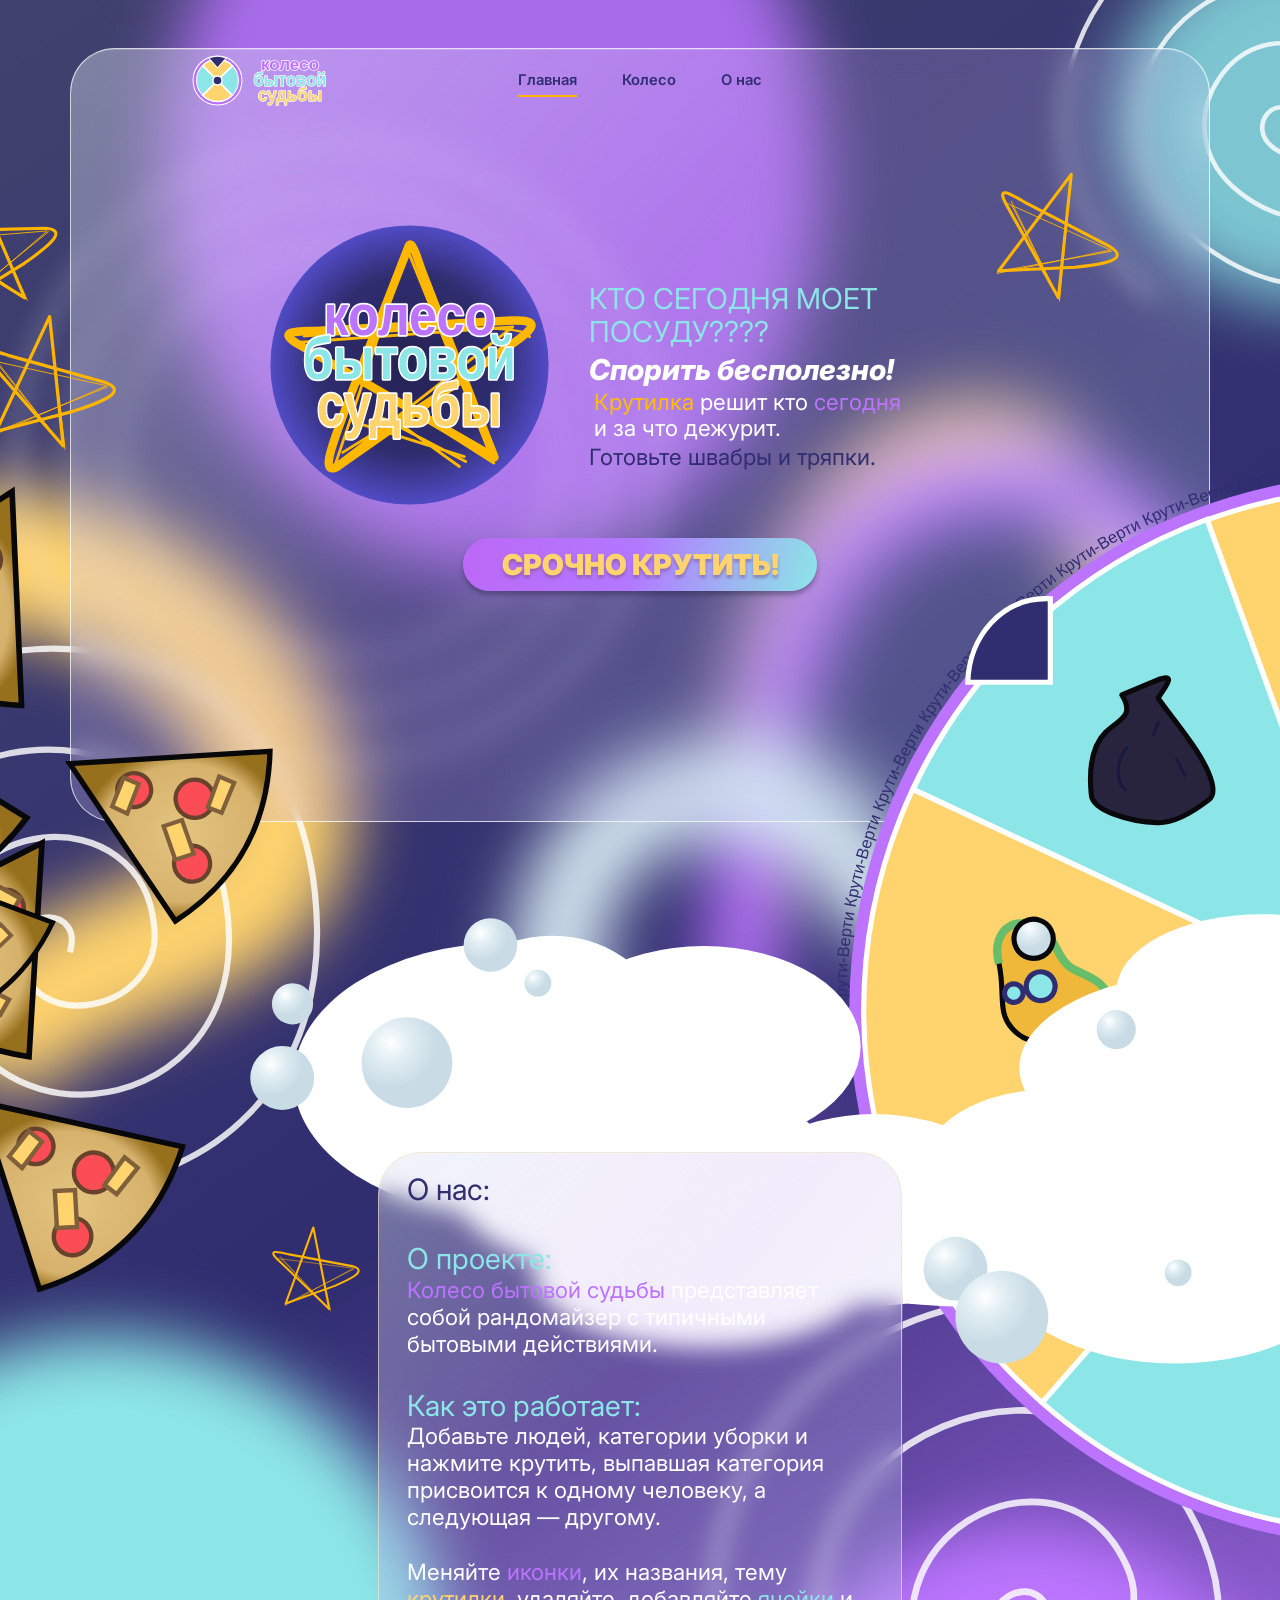
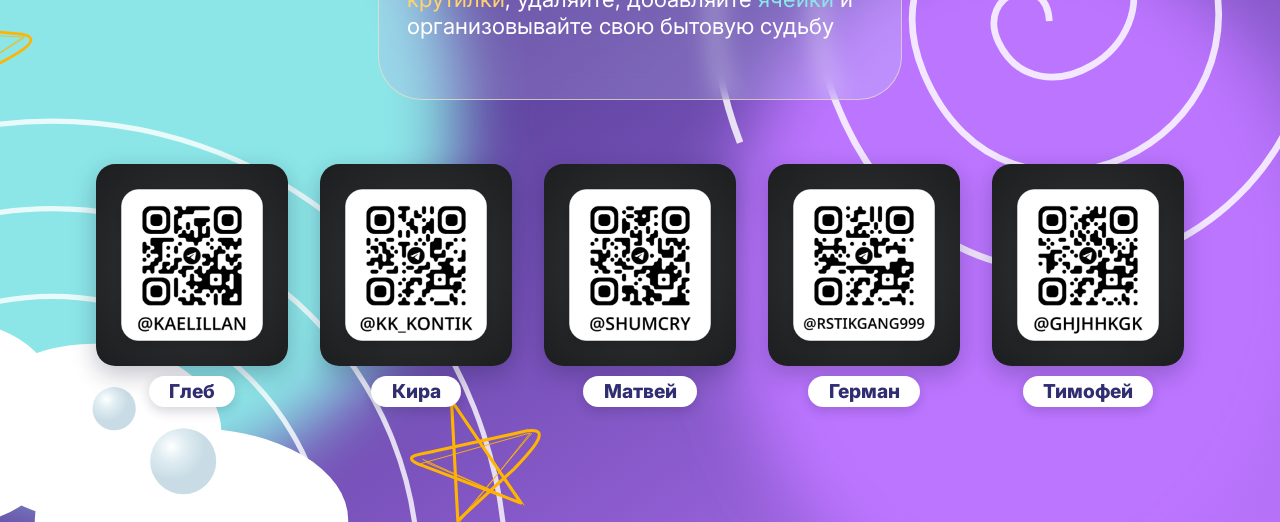
<file: index.html>
<!doctype html>
<html lang="ru">
  <head>
    <meta charset="UTF-8" />
    <meta name="viewport" content="width=device-width, initial-scale=1.0" />
    <meta name="theme-color" content="#302d70" />
    <link rel="preconnect" href="https://fonts.googleapis.com" />
    <link rel="preconnect" href="https://fonts.gstatic.com" crossorigin />
    <link href="https://fonts.googleapis.com/css2?family=Inter:ital,wght@0,400;0,500;0,600;0,800;0,900;1,800&display=swap&subset=cyrillic" rel="stylesheet" />
    <link rel="stylesheet" href="MainPage.css" />
    <link rel="icon" href="assets/wheel.svg" type="image/svg+xml" />
    <script src="MainPage.js" defer></script>
    <title>Колесо бытовой судьбы</title>
  </head>
  <body>
    <div class="page" id="home">
      <img class="page-art" src="assets/scene.svg" alt="" aria-hidden="true" />
      <img class="page-decor" src="assets/decor.svg" alt="" aria-hidden="true" />

      <header class="header global-header">
        <a class="brand" href="#home" aria-label="Главная">
          <img class="brand-wheel" src="assets/wheel.svg" alt="" width="58" height="58" />
          <img class="brand-name" src="assets/wordmark.svg" alt="Колесо бытовой судьбы" width="92" height="58" />
        </a>
        <nav class="navigation">
          <a class="nav-link main-link is-active" href="#home">Главная</a>
          <button class="nav-link" type="button" data-open-wheel>Колесо</button>
          <a class="nav-link main-link" href="#about">О нас</a>
        </nav>
      </header>

      <main id="main">
        <section class="hero">
          <div class="hero-panel glass">
            <div class="hero-content">
              <img class="hero-logo" src="assets/logo.svg" alt="Колесо бытовой судьбы" width="360" height="360" />
              <div class="hero-copy">
                <h1 id="hero-title">Кто сегодня моет<br />посуду????</h1>
                <p class="hero-subtitle">Спорить бесполезно!</p>
                <p class="hero-description"><span class="yellow">Крутилка</span> решит кто <span class="purple">сегодня</span><br class="desktop-break" /> и за что дежурит.</p>
                <p class="hero-outro">Готовьте швабры и тряпки.</p>
              </div>
            </div>
            <button class="spin-cta" type="button" data-open-wheel>Срочно крутить!</button>
          </div>
        </section>

        <section class="about" id="about">
          <article class="about-panel glass">
            <h2>О нас:</h2>
            <div class="about-block">
              <h3>О проекте:</h3>
              <p><span class="purple">Колесо бытовой судьбы</span> представляет собой рандомайзер с типичными бытовыми действиями.</p>
            </div>
            <div class="about-block">
              <h3>Как это работает:</h3>
              <p>Добавьте людей, категории уборки и нажмите крутить, выпавшая категория присвоится к одному человеку, а следующая — другому.</p>
            </div>
            <p class="about-ending">Меняйте <span class="purple">иконки</span>, их названия, тему <span class="yellow">крутилки</span>, удаляйте, добавляйте <span class="aqua">ячейки</span> и организовывайте свою бытовую судьбу</p>
          </article>
        </section>

        <section class="team-row" id="team" aria-label="Команда">
          <a class="person" href="https://t.me/kaelillan" target="_blank" rel="noopener">
            <img class="person-qr" src="assets/qr/gleb.png" alt="QR-код Telegram: Глеб" decoding="async" />
            <span class="person-name">Глеб</span>
          </a>
          <a class="person" href="https://t.me/kk_kontik" target="_blank" rel="noopener">
            <img class="person-qr" src="assets/qr/kira.png" alt="QR-код Telegram: Кира" decoding="async" />
            <span class="person-name">Кира</span>
          </a>
          <a class="person" href="https://t.me/shumcry" target="_blank" rel="noopener">
            <img class="person-qr" src="assets/qr/matvey.png" alt="QR-код Telegram: Матвей" decoding="async" />
            <span class="person-name">Матвей</span>
          </a>
          <a class="person" href="https://t.me/rstikgang999" target="_blank" rel="noopener">
            <img class="person-qr" src="assets/qr/german.png" alt="QR-код Telegram: Герман" decoding="async" />
            <span class="person-name">Герман</span>
          </a>
          <a class="person" href="https://t.me/ghjhhkgk" target="_blank" rel="noopener">
            <img class="person-qr" src="assets/qr/timofey.png" alt="QR-код Telegram: Тимофей" decoding="async" />
            <span class="person-name">Тимофей</span>
          </a>
        </section>
      </main>

      <section id="wheel-page" class="wheel-page hidden">
        <svg class="wheel-sprite" aria-hidden="true">
          <symbol id="scribble-star" viewBox="0 0 100 100">
            <g fill="none" stroke="currentColor" stroke-linecap="round" stroke-linejoin="round">
              <polygon stroke-width="4" points="50,6 61,38 95,38 68,58 78,92 50,72 22,92 32,58 5,38 39,38" />
              <polygon stroke-width="2" transform="rotate(9 50 52)" points="50,2 62,37 98,37 69,59 80,95 50,74 20,95 31,59 2,37 38,37" />
            </g>
          </symbol>
        </svg>
        <svg class="wheel-star s1" aria-hidden="true"><use href="#scribble-star" /></svg>
        <svg class="wheel-star s2" aria-hidden="true"><use href="#scribble-star" /></svg>
        <svg class="wheel-star s3" aria-hidden="true"><use href="#scribble-star" /></svg>

        <aside class="panel participants-panel">
          <div class="panel-header">
            <h3>Людишки:</h3>
            <div class="panel-actions">
              <button id="add-participant-btn" class="round-btn" type="button" aria-label="Добавить человека">
                <svg viewBox="0 0 24 24" fill="currentColor" aria-hidden="true"><path d="M11 5h2v6h6v2h-6v6h-2v-6H5v-2h6z" /></svg>
              </button>
              <button id="clear-participants-btn" class="round-btn" type="button" aria-label="Удалить всех">
                <svg viewBox="0 0 24 24" fill="currentColor" aria-hidden="true"><path d="M9 3h6l1 2h4v2H4V5h4l1-2zM6 9h12l-1 12H7L6 9z" /></svg>
              </button>
            </div>
          </div>
          <ul id="participants-list" class="item-list"></ul>
          <div class="panel-footer">
            <span id="participants-count" class="count">0/8</span>
          </div>
        </aside>

        <div class="wheel-container">
          <div class="interactive-wheel-wrap">
            <div class="wheel-pointer"></div>
            <div class="interactive-wheel" id="main-wheel"></div>
            <div class="wheel-hub">
              <svg aria-hidden="true"><use href="#scribble-star" /></svg>
            </div>
          </div>
          <p id="wheel-result-text" class="wheel-result">Кому достанется следующее дело?</p>
          <button id="spin-button" class="spin-cta" type="button">Крутить</button>
        </div>

        <aside class="panel chores-panel">
          <div class="panel-header">
            <h3>Тема колеса:</h3>
            <input type="text" id="wheel-theme" class="theme-input" value="Бебебебе" maxlength="24" aria-label="Тема колеса" />
          </div>
          <ul id="chores-list" class="item-list"></ul>
          <div class="panel-footer chores-footer">
            <button id="add-chore-btn" class="add-text-btn" type="button">
              <span class="round-btn" aria-hidden="true">
                <svg viewBox="0 0 24 24" fill="currentColor"><path d="M11 5h2v6h6v2h-6v6h-2v-6H5v-2h6z" /></svg>
              </span>
              Добавить ячейку
            </button>
            <span id="chores-count" class="count">0/12</span>
          </div>
        </aside>
      </section>

      <div class="bottom-glass" aria-hidden="true"></div>
    </div>
  </body>
</html>
</file>
<file: MainPage.css>
:root {
  color-scheme: dark;
  --navy: #302d70;
  --navy-deep: #26256a;
  --aqua: #8ce6e7;
  --purple: #bc74ff;
  --yellow: #ffd36d;
  --orange: #ffb400;
  --row: #6567dc;
  --dx: 0px;
  --dy: 0px;
  --rot: 0deg;
  font-family: 'Inter', Arial, Helvetica, sans-serif;
  color: #fff;
  background: var(--navy);
  font-synthesis: none;
}

* { box-sizing: border-box; }
html { scroll-behavior: smooth; scroll-padding-top: 32px; }
body { margin: 0; min-width: 320px; }
button, input, textarea { font: inherit; }
button, a, input, textarea { -webkit-tap-highlight-color: transparent; }
button, a { touch-action: manipulation; }
button { cursor: pointer; }
a { color: inherit; }
button:focus-visible, a:focus-visible, input:focus-visible, textarea:focus-visible { outline: 3px solid var(--yellow); outline-offset: 4px; }
button:disabled { cursor: wait; }
.yellow { color: var(--yellow); }
.purple { color: var(--purple); }
.aqua { color: var(--aqua); }
.hidden { display: none !important; }


.page { position: relative; display: flow-root; isolation: isolate; min-height: 143vw; overflow: clip; background: #302d70; }
.page-art { position: absolute; inset: 0; z-index: -1; width: 100%; height: 100%; object-fit: cover; object-position: center top; pointer-events: none; }
.page-decor { position: absolute; inset: 0; z-index: 1; width: 100%; height: 100%; object-fit: cover; object-position: center top; pointer-events: none; }
.glass { border: 1px solid #ffffffba; background: linear-gradient(130deg, #dce3f169, #c6a6ef38 45%, #c5f4f438); box-shadow: inset 0 1px 0 #ffffff36; backdrop-filter: blur(12px); -webkit-backdrop-filter: blur(12px); }


.global-header {
  position: absolute;
  z-index: 100;
  top: 4.3vw;
  left: 5.5vw;
  right: 5.5vw;
  display: grid;
  grid-template-columns: 1fr auto 1fr;
  align-items: center;
  padding: 0 9.5vw;
}
.brand { display: flex; align-items: center; justify-self: start; gap: .5vw; text-decoration: none; }
.brand-wheel { width: 4vw; height: 4vw; }
.brand-name { width: 6.3vw; height: 4vw; }
.navigation { display: flex; align-items: center; justify-self: center; gap: 3.5vw; }
.nav-link {
  display: inline-block;
  padding: .5vw 0;
  border: 0;
  border-bottom: 2px solid transparent;
  background: transparent;
  color: var(--navy);
  text-decoration: none;
  font-size: clamp(14px, 1.15vw, 24px);
  font-weight: 600;
  white-space: nowrap;
  transition: color .2s, border-color .2s;
}
.nav-link:hover { color: #fff; }
.nav-link.is-active { color: var(--navy); border-bottom-color: var(--orange); }


.hero { position: relative; min-height: 88vw; padding: 3.75vw 5.5vw 0; }
.hero-panel { min-height: 60.5vw; border-radius: 3.5vw; }
.hero-content { position: relative; z-index: 2; display: grid; grid-template-columns: 22vw 1fr; align-items: center; gap: 3vw; width: 58vw; margin: 13.7vw auto 0; }
.hero-logo { display: block; width: 22vw; height: 22vw; }
.hero-copy { padding-top: 1.8vw; }
.hero-copy h1 { margin: 0 0 .35vw; color: var(--aqua); font-size: 2.25vw; font-weight: 400; line-height: 1.16; text-transform: uppercase; }
.hero-subtitle { margin: 0; font-size: 2.25vw; font-style: italic; font-weight: 800; line-height: 1.2; white-space: nowrap; }
.hero-description { margin: .1vw 0 0; padding-left: .4vw; text-align: left; font-size: 1.75vw; line-height: 1.18; }
.hero-description .yellow { color: #ffbd00; }
.hero-outro { margin: .2vw 0 0; color: var(--navy); font-size: 1.75vw; line-height: 1.2; white-space: nowrap; }
.spin-cta { position: relative; z-index: 2; display: block; width: max-content; max-width: 100%; margin: 2.5vw auto 0; padding: .85vw 3vw; border: 0; border-radius: 100px; background: linear-gradient(105deg, #bb6af7 5%, #b278ff 48%, #8ce6e7); box-shadow: 0 4px 5px #25234468; color: var(--yellow); font-size: 2.25vw; font-weight: 900; line-height: 1.1; text-transform: uppercase; text-shadow: 0 3px 3px #7b56848c; transition: transform .2s, box-shadow .2s; }
.spin-cta:hover { transform: translateY(-3px); box-shadow: 0 8px 16px #25234468; }
.spin-cta:active { transform: translateY(1px); }
.spin-cta:disabled { opacity: .75; transform: none; }

.about { position: relative; display: grid; grid-template-columns: 41vw; justify-content: center; width: 91.5vw; margin: 2vw auto 5vw; }
.about-panel { position: relative; z-index: 2; padding: 1.5vw 2.25vw 4.6vw; border-color: #ede4caaf; border-radius: 3.4vw; }
.about-panel h2 { margin: 0 0 2.8vw; color: var(--navy); font-size: 2.3vw; font-weight: 400; line-height: 1.2; }
.about-panel h3 { margin: 0; color: var(--aqua); font-size: 2.25vw; font-weight: 400; line-height: 1.1; }
.about-panel p { margin: .15vw 0 0; font-size: 1.75vw; line-height: 1.2; }
.about-block + .about-block { margin-top: 2.5vw; }
.about-panel .about-ending { margin-top: 2.25vw; }
.team-row { position: relative; z-index: 2; display: flex; justify-content: center; align-items: flex-start; gap: 2.5vw; width: 91.5vw; margin: 0 auto 9vw; }
.person { display: flex; flex-direction: column; align-items: center; gap: .8vw; width: 15vw; color: var(--navy); text-decoration: none; transition: transform .2s; }
.person:hover { transform: translateY(-6px) rotate(-1deg); }
.person-qr { display: block; width: 100%; height: auto; border-radius: 1.5vw; box-shadow: 0 8px 24px #18163b45; }
.person-name { padding: .3vw 1.6vw; border-radius: 999px; background: #fff; box-shadow: 0 4px 12px #18163b30; font-size: 1.5vw; font-weight: 800; line-height: 1.2; }

.bottom-glass { display: none; }


body.wheel-active { overflow: hidden; }

body.wheel-active .page { min-height: 100vh; height: 100vh; }

.wheel-page {
  --u: clamp(11px, 1.05vw, 21px);
  --top-space: 9.75vw;
  --wheel-size: min(34vw, calc(100vh - var(--top-space) - 190px));
  position: relative;
  z-index: 2;
  height: 100vh;
  display: grid;
  grid-template-columns: minmax(250px, 22vw) 1fr minmax(270px, 24vw);
  gap: 1.5vw;
  align-items: center;
  padding: var(--top-space) 7.5vw 4vh;
}


.wheel-page::before {
  content: "";
  position: absolute;
  z-index: -1;
  top: 3.75vw;
  right: 5.5vw;
  bottom: 5vh;
  left: 5.5vw;
  border: 1px solid #ffffffa0;
  border-radius: 3.5vw;
  background: linear-gradient(130deg, #dce3f169, #c6a6ef38 45%, #c5f4f438);
  box-shadow: inset 0 1px 0 #ffffff36;
  backdrop-filter: blur(12px);
  -webkit-backdrop-filter: blur(12px);
}

.wheel-sprite { position: absolute; width: 0; height: 0; overflow: hidden; }
.wheel-star { display: none; position: absolute; z-index: 1; width: 8vw; height: 8vw; pointer-events: none; color: var(--orange); }
.wheel-star.s1 { top: 12vh; left: 28vw; transform: rotate(-12deg); }
.wheel-star.s2 { top: 11vh; right: 27vw; width: 7vw; height: 7vw; transform: rotate(14deg); }
.wheel-star.s3 { bottom: 9vh; left: 30vw; width: 8.5vw; height: 8.5vw; transform: rotate(8deg); }


.panel {
  position: relative;
  z-index: 2;
  display: flex;
  flex-direction: column;
  align-self: start;
  width: 100%;
  min-height: 0;
  max-height: calc(100vh - var(--top-space) - 5vh);
  padding: calc(var(--u) * 1.1);
  border: 1px solid #ffffff8c;
  border-radius: calc(var(--u) * 2);
  background: linear-gradient(150deg, #ffffff42, #bc74ff33 45%, #302d706b);
  box-shadow: 0 12px 40px #25234459, inset 0 1px 0 #ffffff73;
  backdrop-filter: blur(18px) saturate(1.25);
  -webkit-backdrop-filter: blur(18px) saturate(1.25);
}

.panel-header {
  display: flex;
  align-items: center;
  justify-content: space-between;
  gap: calc(var(--u) * .8);
  margin: 0 0 calc(var(--u) * 1);
  padding: 0 calc(var(--u) * .3) calc(var(--u) * .9);
  border-bottom: 1px solid #ffffff4d;
}
.panel-header h3 {
  margin: 0;
  font-size: calc(var(--u) * 1.5);
  font-weight: 800;
  white-space: nowrap;
  background: linear-gradient(90deg, #fff, var(--aqua));
  -webkit-background-clip: text;
  background-clip: text;
  color: transparent;
}
.panel-actions { display: flex; gap: calc(var(--u) * .6); }

.theme-input {
  flex: 1;
  min-width: 0;
  padding: calc(var(--u) * .35) calc(var(--u) * .9);
  border: 1px solid #ffffff59;
  border-radius: 999px;
  background: #ffffff26;
  color: #fff;
  font-size: calc(var(--u) * 1.2);
  font-weight: 600;
  text-align: center;
}
.theme-input:focus { outline: none; border-color: var(--aqua); background: #ffffff38; }


.round-btn {
  display: grid;
  place-items: center;
  flex-shrink: 0;
  width: calc(var(--u) * 2.1);
  height: calc(var(--u) * 2.1);
  padding: 0;
  border: 0;
  border-radius: 50%;
  background: linear-gradient(135deg, #bb6af7, #8ce6e7);
  box-shadow: 0 3px 8px #25234452;
  color: #fff;
  transition: transform .15s, filter .2s;
}
.round-btn svg { width: 54%; height: 54%; }
.round-btn:hover { transform: scale(1.1) rotate(-4deg); filter: brightness(1.1); }
.list-item .round-btn { width: calc(var(--u) * 1.8); height: calc(var(--u) * 1.8); background: #ffffff2e; box-shadow: none; }
.list-item .round-btn:hover { background: #ffffff59; }


.item-list { flex: 1 1 auto; min-height: 0; margin: 0; padding: 4px 4px 4px 0; list-style: none; overflow-y: auto; scrollbar-width: thin; scrollbar-color: #ffffff59 transparent; }
.list-item {
  --accent: var(--purple);
  position: relative;
  display: flex;
  align-items: center;
  gap: calc(var(--u) * .65);
  margin-bottom: calc(var(--u) * .6);
  padding: calc(var(--u) * .3) calc(var(--u) * .6) calc(var(--u) * .3) calc(var(--u) * .35);
  border: 1px solid #ffffff59;
  border-radius: 999px;
  background: #ffffff2b;
  transition: transform .25s, background .2s, box-shadow .3s, border-color .3s;
}
.list-item:hover { background: #ffffff42; transform: translateX(2px); }

.row-icon { display: grid; place-items: center; flex-shrink: 0; width: calc(var(--u) * 2.2); height: calc(var(--u) * 2.2); border-radius: 50%; background: #ffffffd9; font-size: calc(var(--u) * 1.3); line-height: 1; }
.row-icon.is-person { background: var(--accent); box-shadow: 0 2px 8px #25234440; }
.row-icon svg { width: 82%; height: 82%; }

.list-item input {
  flex: 1;
  min-width: 0;
  padding: 2px 0;
  border: 0;
  border-bottom: 1px solid transparent;
  background: transparent;
  color: #fff;
  font-size: calc(var(--u) * 1.15);
  font-weight: 500;
  text-overflow: ellipsis;
}
.list-item input::placeholder { color: #ffffff8c; }
.list-item input:hover { border-bottom-color: #ffffff59; }
.list-item input:focus { outline: none; border-bottom-color: var(--aqua); }


.row-badge { display: none; place-items: center; flex-shrink: 0; min-width: calc(var(--u) * 2); height: calc(var(--u) * 2); border-radius: 50%; background: #fff; font-size: calc(var(--u) * 1.15); line-height: 1; }


.list-item.is-picked {
  border-color: var(--accent);
  background: #ffffff4d;
  box-shadow: 0 0 0 2px var(--accent), 0 0 24px var(--accent);
  transform: translateX(6px);
  animation: pick-pulse 1.3s ease-in-out infinite;
}
.list-item.is-picked .row-icon { animation: icon-bounce 1s ease-in-out infinite; }
.list-item.is-picked .row-badge { display: grid; animation: badge-pop .45s cubic-bezier(.2, 1.7, .4, 1); }
.list-item.is-rolling .row-badge { animation: dice-wobble .5s ease-in-out infinite; }


.panel-footer { display: flex; align-items: center; justify-content: space-between; margin-top: calc(var(--u) * .5); color: #fff; }
.participants-panel .panel-footer { justify-content: center; }
.count { padding: calc(var(--u) * .2) calc(var(--u) * .9); border-radius: 999px; background: #ffffff2e; font-size: calc(var(--u) * 1.2); font-weight: 700; }
.count.is-full { background: #ff5a5a4d; color: #ffd0d0; }
.chores-footer { gap: calc(var(--u) * .8); }
.add-text-btn {
  display: flex;
  flex: 1;
  align-items: center;
  gap: calc(var(--u) * .7);
  padding: calc(var(--u) * .35) calc(var(--u) * 1.1) calc(var(--u) * .35) calc(var(--u) * .4);
  border: 0;
  border-radius: 999px;
  background: linear-gradient(105deg, #bb6af7 5%, #b278ff 48%, #8ce6e7);
  box-shadow: 0 4px 10px #25234452;
  color: #fff;
  font-size: calc(var(--u) * 1.15);
  font-weight: 700;
  text-align: left;
  text-shadow: 0 1px 3px #7b568480;
  transition: transform .2s, filter .2s;
}
.add-text-btn:hover { transform: translateY(-2px); filter: brightness(1.08); }
.add-text-btn .round-btn { background: #ffffff4d; box-shadow: none; }


.wheel-container { display: flex; flex-direction: column; align-items: center; justify-content: center; align-self: center; z-index: 2; }
.interactive-wheel-wrap { position: relative; width: var(--wheel-size); height: var(--wheel-size); margin: 0 auto calc(var(--u) * 1.4); }


.interactive-wheel-wrap::before {
  content: "";
  position: absolute;
  z-index: -1;
  inset: -7%;
  border-radius: 50%;
  background: radial-gradient(circle, #ffd36d73, #bc74ff40 55%, transparent 72%);
  animation: breathe 4s ease-in-out infinite;
}
.interactive-wheel-wrap::after {
  content: "";
  position: absolute;
  z-index: -1;
  inset: -3%;
  border-radius: 50%;
  background: conic-gradient(#8ce6e7, #bc74ff, #ffd36d, #8ce6e7);
  filter: blur(16px);
  opacity: 0;
  transition: opacity .4s;
  animation: ring-spin 2s linear infinite;
}
.interactive-wheel-wrap.is-spinning::after { opacity: .9; }

.interactive-wheel {
  position: absolute;
  inset: 0;
  overflow: hidden;
  border: max(6px, calc(var(--wheel-size) * .02)) solid #b877f4;
  border-radius: 50%;
  background: conic-gradient(var(--aqua) 0deg 60deg, var(--yellow) 60deg 120deg, var(--aqua) 120deg 180deg, var(--yellow) 180deg 240deg, var(--aqua) 240deg 300deg, var(--yellow) 300deg);
  box-shadow: 0 0 0 2px #ffffffd0, 0 10px 40px #18153760;
  transition: transform 3.2s cubic-bezier(.15, .65, .12, 1);
}
.wheel-divider { position: absolute; top: 0; left: 50%; width: 3px; height: 50%; margin-left: -1.5px; background: #fff; transform-origin: 50% 100%; }
.wheel-glow { position: absolute; inset: 0; border-radius: 50%; pointer-events: none; animation: sector-pulse 1s ease-in-out infinite; }
.wheel-label {
  position: absolute;
  z-index: 1;
  top: 50%;
  left: 50%;
  display: grid;
  place-items: center;
  width: calc(var(--wheel-size) * .14);
  height: calc(var(--wheel-size) * .14);
  margin: calc(var(--wheel-size) * -.07) 0 0 calc(var(--wheel-size) * -.07);
  font-size: calc(var(--wheel-size) * .095);
  line-height: 1;
  filter: drop-shadow(0 2px 3px #00000050);
}
.wheel-label.is-small { font-size: calc(var(--wheel-size) * .07); }
.wheel-label.is-winner { z-index: 2; filter: drop-shadow(0 0 10px #fff) drop-shadow(0 2px 4px #00000060); animation: label-pop .9s ease-out forwards; }

.wheel-pointer {
  position: absolute;
  z-index: 3;
  top: calc(var(--wheel-size) * -.035);
  left: 50%;
  width: calc(var(--wheel-size) * .12);
  height: calc(var(--wheel-size) * .1);
  background: linear-gradient(180deg, #ffe08a, #ffb400);
  clip-path: polygon(0 0, 100% 0, 50% 100%);
  transform: translateX(-50%);
  transform-origin: 50% 15%;
}
.wheel-pointer.tick { animation: tick .14s ease-out; }

.wheel-hub {
  position: absolute;
  z-index: 2;
  top: 50%;
  left: 50%;
  display: grid;
  place-items: center;
  width: calc(var(--wheel-size) * .17);
  height: calc(var(--wheel-size) * .17);
  border: max(3px, calc(var(--wheel-size) * .008)) solid #fff;
  border-radius: 50%;
  background: radial-gradient(circle at 30% 30%, #5a4fc0, var(--navy-deep));
  box-shadow: 0 4px 14px #25234470;
  color: var(--orange);
  transform: translate(-50%, -50%);
}
.wheel-hub svg { width: 72%; height: 72%; animation: ring-spin 12s linear infinite; }
.is-spinning .wheel-hub svg { animation-duration: .7s; }


.wheel-result {
  --accent: #fff;
  display: flex;
  align-items: center;
  justify-content: center;
  gap: calc(var(--u) * .8);
  min-height: calc(var(--u) * 3.6);
  margin: 0 0 calc(var(--u) * .7);
  padding: calc(var(--u) * .4) calc(var(--u) * 1.4);
  border: 1px solid transparent;
  border-radius: 999px;
  color: var(--aqua);
  font-size: clamp(16px, 1.5vw, 30px);
  line-height: 1.25;
  text-align: center;
  transition: background .3s, border-color .3s, box-shadow .3s;
}
.wheel-result.is-rolling, .wheel-result.is-result {
  background: #ffffff38;
  border-color: var(--accent);
  box-shadow: 0 0 26px var(--accent);
  color: #fff;
  backdrop-filter: blur(10px);
  -webkit-backdrop-filter: blur(10px);
}
.wheel-result.is-result { animation: result-pop .55s cubic-bezier(.2, 1.6, .4, 1); }
.wheel-result b { font-weight: 800; }
.wheel-result .task-icon { margin: 0 .15em; }
.winner-avatar { display: grid; place-items: center; flex-shrink: 0; width: calc(var(--u) * 2.8); height: calc(var(--u) * 2.8); border-radius: 50%; background: var(--accent); box-shadow: 0 2px 10px #25234459; }
.winner-avatar svg { width: 82%; height: 82%; }
.is-rolling .winner-avatar { animation: icon-bounce .7s ease-in-out infinite; }

.wheel-container .spin-cta { margin: 0; font-size: clamp(22px, 2.25vw, 44px); }


.confetti { position: absolute; z-index: 5; top: 50%; left: 50%; width: calc(var(--wheel-size) * .03); height: calc(var(--wheel-size) * .018); border-radius: 2px; pointer-events: none; animation: confetti 1.2s cubic-bezier(.1, .7, .3, 1) forwards; }


@keyframes breathe { 0%, 100% { opacity: .55; transform: scale(.97); } 50% { opacity: 1; transform: scale(1.04); } }
@keyframes ring-spin { to { transform: rotate(360deg); } }
@keyframes tick { 0% { transform: translateX(-50%) rotate(0); } 40% { transform: translateX(-50%) rotate(-24deg); } 100% { transform: translateX(-50%) rotate(0); } }
@keyframes sector-pulse { 0%, 100% { opacity: .35; } 50% { opacity: 1; } }
@keyframes label-pop { 0% { scale: 1; } 35% { scale: 1.6; } 60% { scale: 1.2; } 100% { scale: 1.35; } }
@keyframes result-pop { 0% { transform: scale(.7); opacity: 0; } 100% { transform: scale(1); opacity: 1; } }
@keyframes pick-pulse { 0%, 100% { box-shadow: 0 0 0 2px var(--accent), 0 0 14px var(--accent); } 50% { box-shadow: 0 0 0 3px var(--accent), 0 0 30px var(--accent); } }
@keyframes icon-bounce { 0%, 100% { transform: translateY(0); } 50% { transform: translateY(-3px) scale(1.06); } }
@keyframes badge-pop { 0% { transform: scale(0) rotate(-90deg); } 100% { transform: scale(1) rotate(0); } }
@keyframes dice-wobble { 0%, 100% { transform: rotate(-14deg); } 50% { transform: rotate(14deg); } }
@keyframes confetti { 0% { opacity: 1; transform: translate(-50%, -50%) rotate(0); } 100% { opacity: 0; transform: translate(calc(-50% + var(--dx)), calc(-50% + var(--dy))) rotate(var(--rot)); } }


@media (min-width: 1800px) {
  .glass, .wheel-page::before { backdrop-filter: blur(22px); -webkit-backdrop-filter: blur(22px); }
}

@media (max-width: 900px) {
  html { scroll-padding-top: 20px; }
  .page { min-height: 100vh; background: radial-gradient(ellipse at 15% 12%, #b16ff0 0, transparent 30%), radial-gradient(ellipse at 100% 43%, #ffd36d99 0, transparent 30%), radial-gradient(ellipse at 0 78%, #8ce6e7 0, transparent 40%), #302d70; }
  .page-art, .page-decor { height: 100%; opacity: .65; object-fit: cover; object-position: 47% top; }

  .global-header { top: 38px; left: 16px; right: 16px; display: flex; flex-direction: column; gap: 12px; padding: 0; }
  .brand { gap: 5px; }
  .brand-wheel { width: 48px; height: 48px; }
  .brand-name { width: 80px; height: 52px; }
  .navigation { justify-content: center; gap: 34px; }
  .nav-link { padding: 6px 0; font-size: 16px; }

  .hero { min-height: auto; padding: 20px 16px 150px; }
  .hero-panel { min-height: auto; padding: 18px 20px 50px; border-radius: 32px; }
  .hero-content { grid-template-columns: 1fr; gap: 24px; width: 100%; margin: 118px auto 0; text-align: center; }
  .hero-logo { width: min(62vw, 290px); height: auto; margin: 0 auto; }
  .hero-copy { padding: 0; }
  .hero-copy h1 { margin-bottom: 10px; font-size: clamp(24px, 5.8vw, 37px); line-height: 1.15; }
  .hero-subtitle { font-size: clamp(21px, 5.3vw, 33px); white-space: normal; }
  .hero-description { margin-top: 8px; padding: 0; text-align: center; font-size: clamp(18px, 4.7vw, 27px); line-height: 1.3; }
  .hero-outro { margin-top: 5px; font-size: clamp(17px, 4.5vw, 26px); white-space: normal; }
  .spin-cta { margin-top: 30px; padding: 16px 24px; font-size: clamp(20px, 5vw, 27px); }
  .about { display: flex; flex-wrap: wrap; justify-content: center; gap: 24px 16px; width: auto; margin: 0 20px 90px; }
  .about-panel { order: -1; width: 100%; padding: 28px 24px 36px; border-radius: 32px; }
  .about-panel h2 { margin-bottom: 28px; font-size: 32px; }
  .about-panel h3 { font-size: 27px; }
  .about-panel p { margin-top: 8px; font-size: 20px; line-height: 1.4; }
  .about-block + .about-block { margin-top: 30px; }
  .about-panel .about-ending { margin-top: 30px; }
  .team-row { flex-wrap: wrap; gap: 20px 16px; width: auto; margin: 0 20px 90px; }
  .person { width: min(42vw, 220px); gap: 8px; }
  .person-qr { border-radius: 14px; }
  .person-name { padding: 4px 16px; font-size: 16px; }
  .bottom-glass { height: 30px; }


  body.wheel-active { overflow: auto; }
  body.wheel-active .page { height: auto; min-height: 100vh; }
  .wheel-page {
    --u: 12px;
    --top-space: 150px;
    --wheel-size: min(80vw, 420px);
    height: auto;
    min-height: 100vh;
    grid-template-columns: 1fr;
    gap: 24px;
    padding: var(--top-space) 16px 40px;
  }
  .wheel-page::before { top: 20px; right: 16px; bottom: 20px; left: 16px; border-radius: 32px; }
  .wheel-container { order: -1; }
  .panel { max-height: none; width: 100%; }
  .wheel-star { display: none; }
  .wheel-container .spin-cta { font-size: 24px; padding: 14px 32px; }
}

@media (max-width: 380px) {
  .hero-panel { padding-right: 14px; padding-left: 14px; }
  .navigation { gap: 25px; }
  .hero-subtitle { font-size: 20px; }
  .about-panel { padding: 24px 20px 30px; }
  .about-panel p { font-size: 18px; }
}

@media (prefers-reduced-motion: reduce) {
  html { scroll-behavior: auto; }
  *, *::before, *::after { animation: none !important; transition: none !important; }
}
</file>
